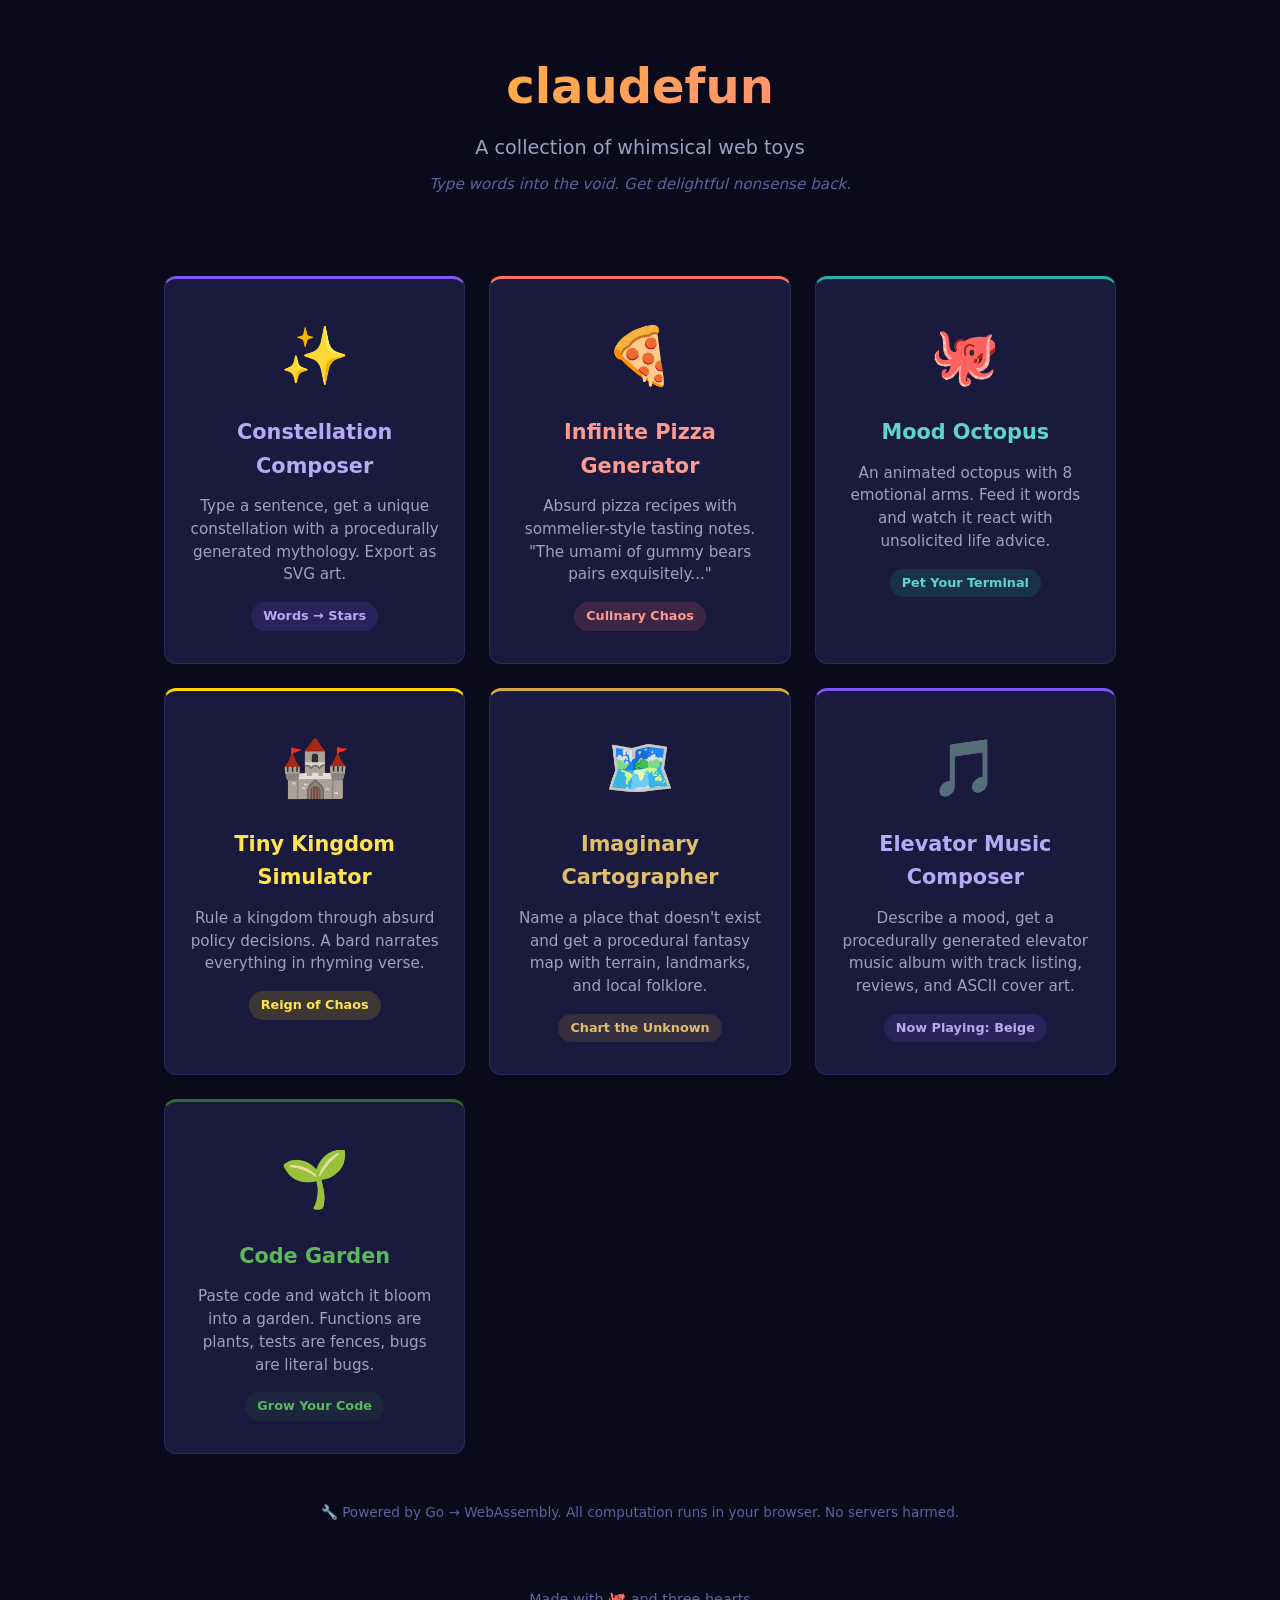
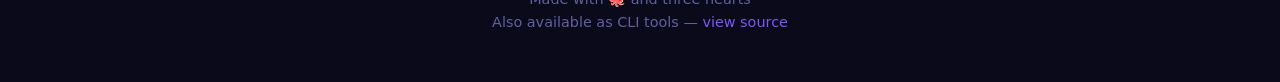
<file: web/index.html>
<!DOCTYPE html>
<html lang="en">
<head>
    <meta charset="UTF-8">
    <meta name="viewport" content="width=device-width, initial-scale=1.0">
    <meta http-equiv="Content-Security-Policy" content="default-src 'self'; script-src 'self' 'unsafe-inline' 'wasm-unsafe-eval'; style-src 'self' 'unsafe-inline'; img-src 'self' data:;">
    <title>🎨 Claudefun — Whimsical Web Toys</title>
    <link rel="stylesheet" href="style.css">
    <style>
        .hero {
            text-align: center;
            padding: 3rem 1.5rem;
            margin-bottom: 2rem;
        }

        .hero h1 {
            font-size: 3rem;
            margin-bottom: 0.5rem;
            background: linear-gradient(135deg, #ffd700, #ff69b4, #7d56f4, #20b2aa);
            -webkit-background-clip: text;
            -webkit-text-fill-color: transparent;
            background-clip: text;
            background-size: 300% 300%;
            animation: gradient-shift 6s ease infinite;
        }

        @keyframes gradient-shift {
            0%, 100% { background-position: 0% 50%; }
            50% { background-position: 100% 50%; }
        }

        .hero .subtitle {
            color: var(--text-secondary);
            font-size: 1.2rem;
            margin-bottom: 0.5rem;
        }

        .hero .tagline {
            color: var(--text-dim);
            font-size: 0.95rem;
            font-style: italic;
        }

        .projects {
            display: grid;
            grid-template-columns: repeat(auto-fit, minmax(280px, 1fr));
            gap: 1.5rem;
            max-width: 1000px;
            margin: 0 auto;
            padding: 0 1.5rem;
        }

        .project-card {
            background: var(--bg-card);
            border: 1px solid var(--border-subtle);
            border-radius: var(--radius);
            padding: 2rem 1.5rem;
            text-align: center;
            transition: all 0.3s ease;
            cursor: pointer;
            text-decoration: none;
            color: inherit;
            display: block;
        }

        .project-card:hover {
            transform: translateY(-6px);
            border-color: var(--accent-purple);
            box-shadow: 0 12px 40px rgba(125, 86, 244, 0.2);
            text-decoration: none;
        }

        .project-card .icon {
            font-size: 3.5rem;
            margin-bottom: 1rem;
            display: block;
        }

        .project-card h2 {
            font-size: 1.3rem;
            margin-bottom: 0.75rem;
        }

        .project-card p {
            color: var(--text-secondary);
            font-size: 0.95rem;
            line-height: 1.5;
        }

        .project-card .tag {
            display: inline-block;
            margin-top: 1rem;
            padding: 0.25rem 0.75rem;
            border-radius: 99px;
            font-size: 0.8rem;
            font-weight: 600;
        }

        .card-constellation { border-top: 3px solid #7d56f4; }
        .card-constellation h2 { color: #b8a9f4; }
        .card-constellation .tag { background: rgba(125, 86, 244, 0.15); color: #b8a9f4; }

        .card-pizza { border-top: 3px solid #ff6f61; }
        .card-pizza h2 { color: #ff9a8f; }
        .card-pizza .tag { background: rgba(255, 111, 97, 0.15); color: #ff9a8f; }

        .card-octopus { border-top: 3px solid #20b2aa; }
        .card-octopus h2 { color: #5fd4cd; }
        .card-octopus .tag { background: rgba(32, 178, 170, 0.15); color: #5fd4cd; }

        .card-kingdom { border-top: 3px solid #ffd700; }
        .card-kingdom h2 { color: #ffe44d; }
        .card-kingdom .tag { background: rgba(255, 215, 0, 0.15); color: #ffe44d; }

        .card-cartographer { border-top: 3px solid #d4a843; }
        .card-cartographer h2 { color: #e0be6a; }
        .card-cartographer .tag { background: rgba(212, 168, 67, 0.15); color: #e0be6a; }

        .card-elevator { border-top: 3px solid #7d56f4; }
        .card-elevator h2 { color: #b8a9f4; }
        .card-elevator .tag { background: rgba(125, 86, 244, 0.15); color: #b8a9f4; }

        .card-garden { border-top: 3px solid #2d6a2f; }
        .card-garden h2 { color: #5cb85c; }
        .card-garden .tag { background: rgba(45, 106, 47, 0.15); color: #5cb85c; }

        .footer {
            text-align: center;
            padding: 3rem 1.5rem;
            color: var(--text-dim);
            font-size: 0.9rem;
        }

        .footer a { color: var(--accent-purple); }

        .tech-note {
            text-align: center;
            padding: 1rem;
            color: var(--text-dim);
            font-size: 0.85rem;
            margin-top: 2rem;
        }
    </style>
</head>
<body>
    <div class="hero">
        <h1>claudefun</h1>
        <p class="subtitle">A collection of whimsical web toys</p>
        <p class="tagline">Type words into the void. Get delightful nonsense back.</p>
    </div>

    <div class="projects">
        <a href="constellation/" class="project-card card-constellation">
            <span class="icon">✨</span>
            <h2>Constellation Composer</h2>
            <p>Type a sentence, get a unique constellation with a procedurally generated mythology. Export as SVG art.</p>
            <span class="tag">Words → Stars</span>
        </a>

        <a href="pizza/" class="project-card card-pizza">
            <span class="icon">🍕</span>
            <h2>Infinite Pizza Generator</h2>
            <p>Absurd pizza recipes with sommelier-style tasting notes. "The umami of gummy bears pairs exquisitely..."</p>
            <span class="tag">Culinary Chaos</span>
        </a>

        <a href="octopus/" class="project-card card-octopus">
            <span class="icon">🐙</span>
            <h2>Mood Octopus</h2>
            <p>An animated octopus with 8 emotional arms. Feed it words and watch it react with unsolicited life advice.</p>
            <span class="tag">Pet Your Terminal</span>
        </a>

        <a href="kingdom/" class="project-card card-kingdom">
            <span class="icon">🏰</span>
            <h2>Tiny Kingdom Simulator</h2>
            <p>Rule a kingdom through absurd policy decisions. A bard narrates everything in rhyming verse.</p>
            <span class="tag">Reign of Chaos</span>
        </a>

        <a href="cartographer/" class="project-card card-cartographer">
            <span class="icon">🗺️</span>
            <h2>Imaginary Cartographer</h2>
            <p>Name a place that doesn't exist and get a procedural fantasy map with terrain, landmarks, and local folklore.</p>
            <span class="tag">Chart the Unknown</span>
        </a>

        <a href="elevator/" class="project-card card-elevator">
            <span class="icon">🎵</span>
            <h2>Elevator Music Composer</h2>
            <p>Describe a mood, get a procedurally generated elevator music album with track listing, reviews, and ASCII cover art.</p>
            <span class="tag">Now Playing: Beige</span>
        </a>

        <a href="garden/" class="project-card card-garden">
            <span class="icon">🌱</span>
            <h2>Code Garden</h2>
            <p>Paste code and watch it bloom into a garden. Functions are plants, tests are fences, bugs are literal bugs.</p>
            <span class="tag">Grow Your Code</span>
        </a>
    </div>

    <p class="tech-note">
        🔧 Powered by Go → WebAssembly. All computation runs in your browser. No servers harmed.
    </p>

    <div class="footer">
        <p>Made with 🐙 and three hearts</p>
        <p>Also available as CLI tools — <a href="https://github.com/ssmith/claudefun">view source</a></p>
    </div>
</body>
</html>
</file>
<file: web/style.css>
/* Claudefun Web — Shared Styles */
/* Dark playful theme with whimsical vibes */

:root {
  --bg-primary: #0a0a1a;
  --bg-secondary: #12122a;
  --bg-card: #1a1a3e;
  --text-primary: #e8e8f0;
  --text-secondary: #a0a0c0;
  --text-dim: #6060a0;
  --accent-gold: #ffd700;
  --accent-purple: #7d56f4;
  --accent-pink: #ff69b4;
  --accent-teal: #20b2aa;
  --accent-coral: #ff6f61;
  --border-subtle: #2a2a5a;
  --font-main: 'Segoe UI', system-ui, -apple-system, sans-serif;
  --font-mono: 'SF Mono', 'Fira Code', 'Cascadia Code', monospace;
  --radius: 12px;
  --shadow: 0 4px 24px rgba(0, 0, 0, 0.4);
}

* { box-sizing: border-box; margin: 0; padding: 0; }

body {
  font-family: var(--font-main);
  background: var(--bg-primary);
  color: var(--text-primary);
  min-height: 100vh;
  line-height: 1.6;
}

a { color: var(--accent-purple); text-decoration: none; }
a:hover { color: var(--accent-pink); text-decoration: underline; }

/* Layout */
.container {
  max-width: 900px;
  margin: 0 auto;
  padding: 2rem 1.5rem;
}

/* Header */
.page-header {
  text-align: center;
  margin-bottom: 2rem;
  padding: 2rem;
  background: var(--bg-secondary);
  border-radius: var(--radius);
  border: 1px solid var(--border-subtle);
}

.page-header h1 {
  font-size: 2rem;
  margin-bottom: 0.5rem;
  background: linear-gradient(135deg, var(--accent-gold), var(--accent-pink));
  -webkit-background-clip: text;
  -webkit-text-fill-color: transparent;
  background-clip: text;
}

.page-header p {
  color: var(--text-secondary);
  font-size: 1.1rem;
}

/* Cards */
.card {
  background: var(--bg-card);
  border: 1px solid var(--border-subtle);
  border-radius: var(--radius);
  padding: 1.5rem;
  margin-bottom: 1.5rem;
  box-shadow: var(--shadow);
}

.card h2 {
  color: var(--accent-gold);
  margin-bottom: 0.75rem;
  font-size: 1.3rem;
}

.card h3 {
  color: var(--accent-teal);
  margin-bottom: 0.5rem;
  font-size: 1.1rem;
  text-transform: uppercase;
  letter-spacing: 0.05em;
}

/* Buttons */
.btn {
  display: inline-block;
  padding: 0.75rem 1.5rem;
  border: none;
  border-radius: 8px;
  font-size: 1rem;
  font-weight: 600;
  cursor: pointer;
  transition: all 0.2s ease;
  font-family: var(--font-main);
}

.btn-primary {
  background: linear-gradient(135deg, var(--accent-purple), var(--accent-pink));
  color: white;
}

.btn-primary:hover {
  transform: translateY(-2px);
  box-shadow: 0 6px 20px rgba(125, 86, 244, 0.4);
}

.btn-secondary {
  background: var(--bg-secondary);
  color: var(--text-primary);
  border: 1px solid var(--border-subtle);
}

.btn-secondary:hover {
  border-color: var(--accent-purple);
}

/* Inputs */
.text-input {
  width: 100%;
  padding: 0.75rem 1rem;
  background: var(--bg-secondary);
  border: 1px solid var(--border-subtle);
  border-radius: 8px;
  color: var(--text-primary);
  font-size: 1rem;
  font-family: var(--font-main);
  transition: border-color 0.2s;
}

.text-input:focus {
  outline: none;
  border-color: var(--accent-purple);
  box-shadow: 0 0 0 3px rgba(125, 86, 244, 0.2);
}

.text-input::placeholder {
  color: var(--text-dim);
}

/* Dividers */
.divider {
  border: none;
  border-top: 1px solid var(--border-subtle);
  margin: 1.5rem 0;
}

/* Blockquotes */
blockquote {
  border-left: 3px solid var(--accent-purple);
  padding: 1rem 1.25rem;
  margin: 1rem 0;
  background: rgba(125, 86, 244, 0.05);
  border-radius: 0 8px 8px 0;
  font-style: italic;
  color: var(--text-secondary);
}

/* Labels */
.label {
  display: inline-block;
  padding: 0.2rem 0.6rem;
  border-radius: 4px;
  font-size: 0.85rem;
  font-weight: 600;
  text-transform: uppercase;
  letter-spacing: 0.05em;
}

.label-gold { background: rgba(255, 215, 0, 0.15); color: var(--accent-gold); }
.label-teal { background: rgba(32, 178, 170, 0.15); color: var(--accent-teal); }
.label-pink { background: rgba(255, 105, 180, 0.15); color: var(--accent-pink); }
.label-coral { background: rgba(255, 111, 97, 0.15); color: var(--accent-coral); }

/* Loading */
.loading {
  text-align: center;
  padding: 2rem;
  color: var(--text-dim);
}

.loading::after {
  content: '';
  display: inline-block;
  width: 1.5rem;
  height: 1.5rem;
  border: 2px solid var(--border-subtle);
  border-top-color: var(--accent-purple);
  border-radius: 50%;
  animation: spin 0.8s linear infinite;
  margin-left: 0.5rem;
  vertical-align: middle;
}

@keyframes spin {
  to { transform: rotate(360deg); }
}

/* Nav */
.nav {
  display: flex;
  justify-content: center;
  gap: 1rem;
  padding: 1rem 0;
  margin-bottom: 1rem;
  flex-wrap: wrap;
}

.nav a {
  padding: 0.5rem 1rem;
  border-radius: 8px;
  background: var(--bg-secondary);
  border: 1px solid var(--border-subtle);
  color: var(--text-primary);
  font-weight: 500;
  transition: all 0.2s;
}

.nav a:hover, .nav a.active {
  border-color: var(--accent-purple);
  text-decoration: none;
  background: rgba(125, 86, 244, 0.1);
}

/* Responsive */
@media (max-width: 600px) {
  .container { padding: 1rem; }
  .page-header h1 { font-size: 1.5rem; }
}
</file>
